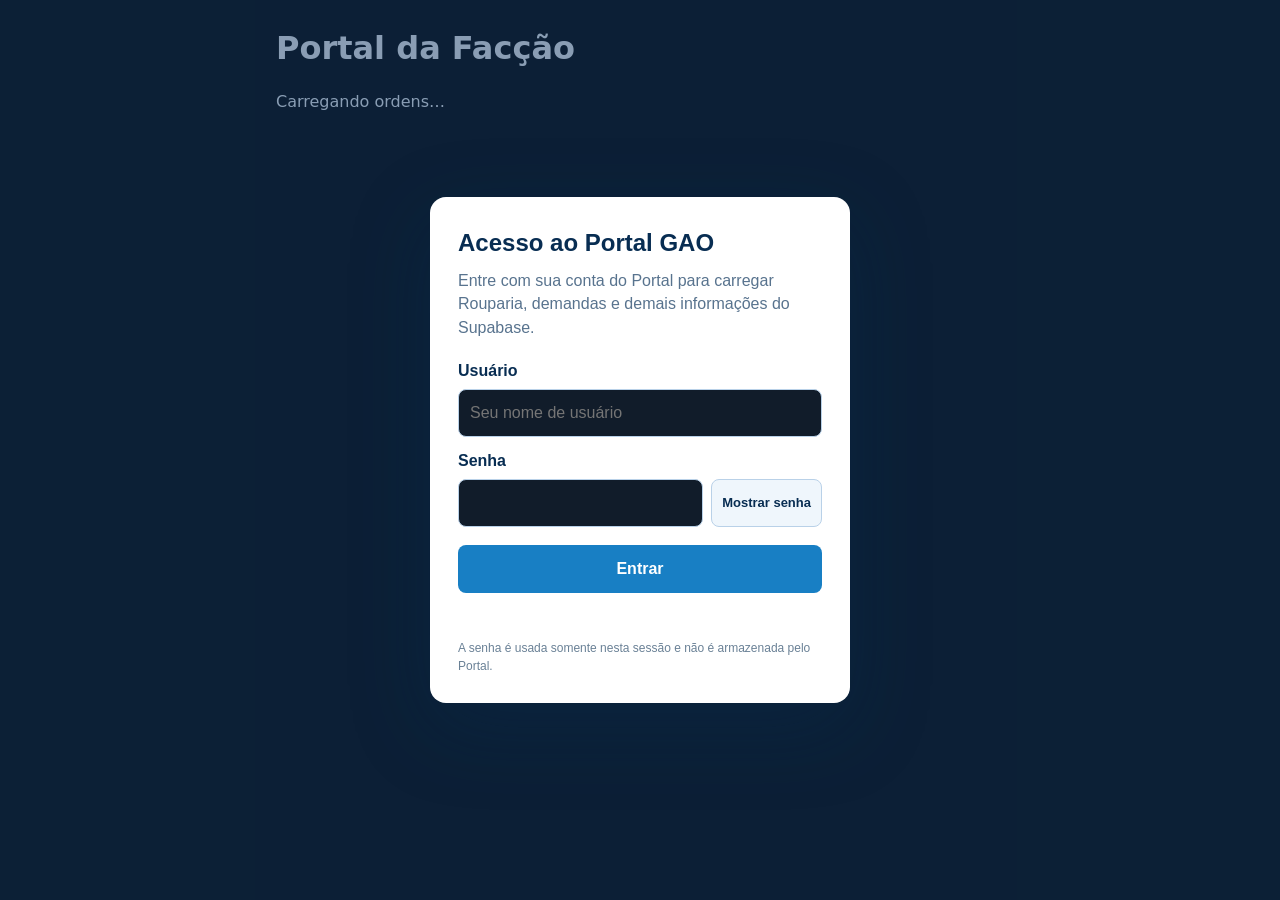
<file: faccao.html>
<!doctype html>
<html lang="pt-BR">
<head>
<meta charset="UTF-8">
<meta name="viewport" content="width=device-width, initial-scale=1">
<title>GAO | Portal da Facção</title>
<style>
*{box-sizing:border-box}body{margin:0;background:#101823;color:#e8f0fc;font:16px/1.5 system-ui,sans-serif}main{max-width:760px;margin:auto;padding:24px 16px}h1{margin:0 0 18px}h2{font-size:1.15rem;margin:0 0 8px}p{margin:8px 0}.card{background:#182638;border:1px solid #30445e;border-radius:12px;padding:16px;margin:12px 0}summary{cursor:pointer;font-weight:bold;padding:10px 0}label{display:grid;gap:4px;margin:10px 0}input,select,textarea,button{font:inherit;border:1px solid #486385;background:#111c2a;color:inherit;border-radius:8px;padding:9px;max-width:100%}button{background:#23538d;cursor:pointer}fieldset{border:1px solid #30445e;border-radius:8px}article{padding:10px 0;border-top:1px solid #30445e}#gao-auth-gate{color:#182638}
</style>
<script src="/supabase-auth-v1.js?v=4" defer></script>
<script src="/fabric-faction-entry-v1.mjs?v=1" type="module"></script>
</head>
<body><main><h1>Portal da Facção</h1><div id="faction-orders" aria-live="polite">Carregando ordens…</div></main></body>
</html>
</file>
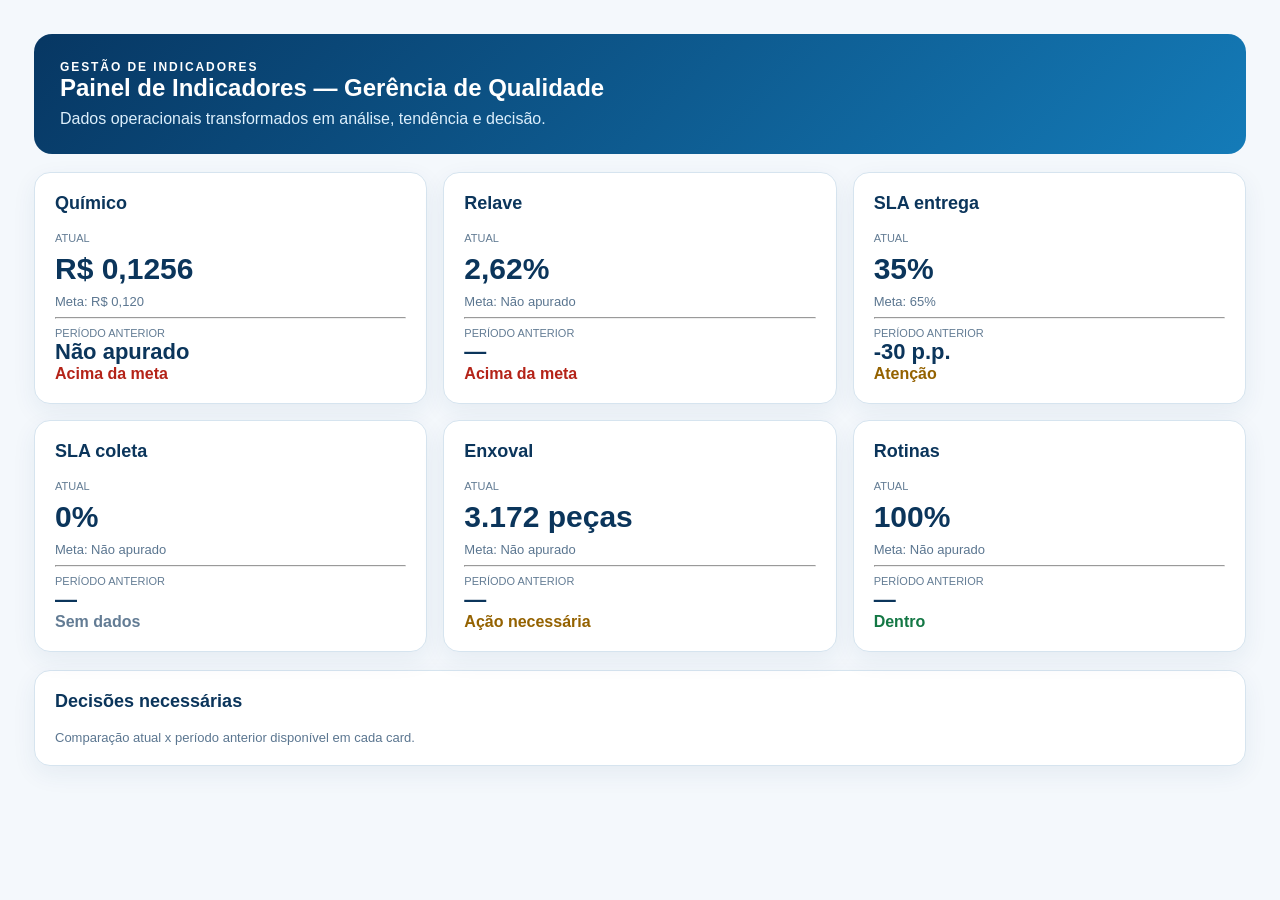
<file: indicadores.html>
<!doctype html><html lang="pt-BR"><head><meta charset="utf-8"><meta name="viewport" content="width=device-width,initial-scale=1"><title>Indicadores — GAO</title><link rel="stylesheet" href="/assets/index-CnNcFroc.css"><style>body{margin:0;background:#f4f8fc;color:#0b355b;font-family:Arial,sans-serif}.wrap{max-width:1500px;margin:0 auto;padding:34px}.head{background:linear-gradient(135deg,#073763,#147bb8);color:#fff;border-radius:18px;padding:26px;margin-bottom:18px}.head h1{margin:0 0 8px}.grid{display:grid;grid-template-columns:repeat(3,1fr);gap:16px}.card{background:#fff;border:1px solid #d6e4ef;border-radius:16px;padding:20px;box-shadow:0 8px 24px #16477612}.card h2{margin:0 0 18px;font-size:18px}.value{font-size:30px;font-weight:800;margin:8px 0}.meta{color:#5b7690;font-size:13px}..ok{color:#137744}..warn{color:#9a6500}.gray{color:#637c94}@media(max-width:900px){.grid{grid-template-columns:1fr}}</style></head><body><main class="wrap"><section class="head"><div style="letter-spacing:.16em;font-size:12px;font-weight:800">GESTÃO DE INDICADORES</div><h1>Painel de Indicadores — Gerência de Qualidade</h1><p style="margin:0;color:#dceffc">Dados operacionais transformados em análise, tendência e decisão.</p></section><div class="grid" id="cards"></div><section id="detail" style="margin-top:18px"></section></main><script>const cards=[["Químico","R$ 0,1256","R$ 0,120","Não apurado","Acima da meta","red"],["Relave","2,62%","Não apurado","—","Acima da meta","red"],["SLA entrega","35%","65%","-30 p.p.","Atenção","yellow"],["SLA coleta","0%","Não apurado","—","Sem dados","gray"],["Enxoval","3.172 peças","Não apurado","—","Ação necessária","yellow"],["Rotinas","100%","Não apurado","—","Dentro","green"]];const color={red:"#d92d20",yellow:"#e6a700",green:"#159447",gray:"#98a6b5"};document.getElementById("cards").innerHTML=cards.map(c=>"<article class=\"card\"><h2>"+c[0]+"</h2><div style=\"font-size:11px;color:#637c94\">ATUAL</div><div class=\"value\">"+c[1]+"</div><div class=\"meta\">Meta: "+c[2]+"</div><hr><div style=\"font-size:11px;color:#637c94\">PERÍODO ANTERIOR</div><div style=\"font-size:22px;font-weight:800\">"+c[3]+"</div><strong style=\"color:"+(c[5]==="red"?"#b42318":c[5]==="yellow"?"#946200":c[5]==="green"?"#137744":"#637c94")+"\">"+c[4]+"</strong></article>").join("");document.getElementById("detail").innerHTML="<div class=\"card\"><h2>Decisões necessárias</h2><div class=\"meta\">Comparação atual x período anterior disponível em cada card.</div></div>";</script></body></html>
</file>
<file: assets/index-CnNcFroc.css>
/* Portal GAO V61.4 — login premium + segurança de sessão */
.login-page{min-height:100vh!important;display:grid!important;grid-template-columns:minmax(420px,42%) 1fr!important;align-items:stretch!important;padding:0!important;background:radial-gradient(circle at 78% 46%,rgba(21,137,185,.18),transparent 34%),linear-gradient(125deg,#062a50 0%,#063761 48%,#052b4c 100%)!important;color:#fff;overflow:hidden}
.login-panel{width:auto!important;max-width:none!important;margin:0!important;border:0!important;border-right:1px solid rgba(255,255,255,.16)!important;border-radius:0!important;padding:7vh clamp(42px,6vw,105px)!important;background:linear-gradient(135deg,rgba(72,137,198,.48),rgba(24,75,125,.42))!important;box-shadow:inset -30px 0 70px rgba(0,0,0,.08)!important;display:flex!important;flex-direction:column;justify-content:center}
.login-panel .brand-mark{background:none!important;width:auto!important;height:auto!important;border-radius:0!important;color:white!important;display:flex!important;flex-direction:column;align-items:flex-start!important;line-height:.9;margin-bottom:56px!important}.gao-logo-main{font-size:64px;font-weight:900;letter-spacing:2px}.gao-logo-sub{font-size:22px;font-weight:900;letter-spacing:3px;margin-top:8px}.login-panel .eyebrow{color:#52e4ff!important;font-size:14px!important;letter-spacing:3px!important;font-weight:900!important}.login-panel h1{font-size:43px!important;color:#fff!important;margin:18px 0 8px!important;line-height:1.05!important}.login-panel h1 span{color:#52e4ff}.login-copy{color:#b8d2e9!important;font-size:17px!important;margin-bottom:38px!important}.login-form label{color:#fff!important;font-weight:800!important;margin-top:15px!important}.login-form input{height:58px!important;border-radius:17px!important;background:rgba(5,36,70,.66)!important;border:1px solid rgba(164,207,240,.35)!important;color:#fff!important;padding:0 18px!important;font-size:16px!important}.login-form input::placeholder{color:#7598bc!important;font-weight:700}.gao-password-wrap{position:relative}.gao-password-wrap input{width:100%;padding-right:55px!important}.gao-eye{position:absolute;right:10px;top:50%;transform:translateY(-50%);border:0;background:transparent;color:#86a9c9;font-size:20px;cursor:pointer}.login-form .primary-button{height:58px!important;margin-top:30px!important;border-radius:17px!important;background:linear-gradient(90deg,#12bb68,#0ca958)!important;border:1px solid #3ddd8b!important;box-shadow:0 12px 30px rgba(5,174,94,.16)!important;font-size:17px!important;font-weight:900!important;display:flex!important;justify-content:center;align-items:center;gap:13px}.login-form .primary-button b{font-size:24px}.gao-secure{border-top:1px solid rgba(255,255,255,.13);margin-top:34px;padding-top:26px;text-align:center;color:#89add0;font-size:13px;font-weight:700}.gao-login-hero{padding:10vh 6vw 7vh;display:flex;flex-direction:column;justify-content:center;position:relative;z-index:1}.gao-login-hero:before{content:"";position:absolute;width:560px;height:560px;border:1px solid rgba(65,217,240,.12);border-radius:50%;right:5%;top:18%;box-shadow:0 0 0 75px rgba(65,217,240,.025),0 0 0 150px rgba(65,217,240,.018);z-index:-1}.gao-hero-kicker{color:#52e4ff;font-weight:900;letter-spacing:4px;font-size:14px}.gao-login-hero h2{font-size:clamp(52px,5vw,86px);line-height:1.02;margin:24px 0 26px;color:#fff;letter-spacing:-3px}.gao-login-hero h2 span{color:#52e4ff}.gao-hero-copy{font-size:20px;line-height:1.5;color:#c3d9ea;max-width:800px}.gao-hero-cards{display:grid;grid-template-columns:repeat(3,1fr);gap:14px;margin-top:auto}.gao-hero-cards article{border:1px solid rgba(174,216,241,.35);border-radius:17px;background:rgba(255,255,255,.08);padding:24px;display:grid;grid-template-columns:48px 1fr;column-gap:14px;align-items:center}.gao-hero-cards article b{grid-row:1/3;width:44px;height:44px;border-radius:13px;background:rgba(34,202,230,.16);display:grid;place-items:center;color:#52e4ff;font-size:24px}.gao-hero-cards strong{font-size:17px}.gao-hero-cards small{color:#9cb9d0;font-weight:700}
#gao-session-warning{position:fixed;inset:0;z-index:2147483647;background:rgba(4,24,45,.64);backdrop-filter:blur(5px);display:grid;place-items:center;padding:20px}.gao-session-card{width:min(520px,100%);background:#fff;border-radius:22px;padding:34px;box-shadow:0 28px 90px rgba(0,0,0,.3);color:#092d50;text-align:center}.gao-session-icon{font-size:34px}.gao-session-kicker{color:#0874bd;font-size:12px;font-weight:900;letter-spacing:2px}.gao-session-card h2{font-size:25px;margin:8px 0}.gao-session-card>p:not(.gao-session-kicker){color:#607c96;line-height:1.55}.gao-session-actions{display:flex;justify-content:center;gap:12px;margin-top:25px}.gao-session-actions button{border:1px solid #bdd4e7;background:#fff;color:#123c61;border-radius:10px;padding:12px 18px;font-weight:800;cursor:pointer}.gao-session-actions button.primary{background:#167fc5;color:#fff;border-color:#167fc5}
@media(max-width:900px){.login-page{grid-template-columns:1fr!important}.gao-login-hero{display:none}.login-panel{border-right:0!important;padding:44px 28px!important}.login-panel .brand-mark{margin-bottom:35px!important}.gao-logo-main{font-size:52px}.login-panel h1{font-size:36px!important}}
/* V61.5 — identidade GAO + Portal de Gestão da Qualidade */
.gao-login-logo{display:block;width:min(330px,78%);height:118px;object-fit:contain;object-position:left center;filter:brightness(0) invert(1)}
.login-panel .brand-mark:has(.gao-login-logo){margin-bottom:38px!important}
.gao-sidebar-logo{display:block;width:142px;height:55px;object-fit:contain;object-position:left center;filter:brightness(0) invert(1);margin-bottom:4px}
.sidebar-brand{min-height:72px}.sidebar-brand>span{font-size:12px;opacity:.82}
.gao-quality-home{gap:22px!important}.gao-q-head{display:flex;align-items:flex-start;justify-content:space-between;gap:20px;padding:8px 2px}.gao-q-head h1{font-size:clamp(32px,3vw,48px);margin:5px 0 7px;color:#092f54}.gao-q-head>div>p:last-child{margin:0;color:#627f99;font-size:16px}
.gao-q-principles{display:grid;grid-template-columns:repeat(4,minmax(0,1fr));gap:14px}.gao-q-principles article{background:#fff;border:1px solid #d5e4f0;border-radius:18px;padding:22px;display:flex;gap:16px;min-height:178px;box-shadow:0 12px 32px rgba(20,66,103,.06)}.gao-q-num{width:42px;height:42px;flex:0 0 42px;border-radius:12px;background:#e8f5fc;color:#0878bc;display:grid;place-items:center;font-weight:900}.gao-q-principles small{font-size:10px;letter-spacing:1.8px;font-weight:900;color:#0b7ec2}.gao-q-principles h2{font-size:18px;margin:7px 0;color:#0b3458}.gao-q-principles p{font-size:13px;line-height:1.5;color:#647f97;margin:0}
.gao-q-flow{background:linear-gradient(110deg,#0a3a66,#075282);border-radius:20px;padding:25px 28px;color:#fff;display:flex;align-items:center;justify-content:space-between;gap:28px}.gao-q-flow .eyebrow{color:#57e6ff}.gao-q-flow h2{margin:5px 0 0;font-size:24px}.gao-q-steps{display:flex;align-items:center;gap:10px;flex-wrap:wrap}.gao-q-steps span{background:rgba(255,255,255,.1);border:1px solid rgba(255,255,255,.22);padding:11px 15px;border-radius:11px;font-weight:800}.gao-q-steps b{color:#5ce6ff}
.gao-q-modules{display:grid;grid-template-columns:repeat(4,minmax(0,1fr));gap:14px}.gao-q-modules article{background:#fff;border:1px solid #d7e5ef;border-radius:16px;padding:19px;display:flex;gap:14px;align-items:flex-start}.gao-q-modules b{width:36px;height:36px;border-radius:10px;background:#174b77;color:#fff;display:grid;place-items:center}.gao-q-modules h3{margin:1px 0 5px;color:#0b3458}.gao-q-modules p{margin:0;color:#6b849a;font-size:13px;line-height:1.45}
@media(max-width:1200px){.gao-q-principles,.gao-q-modules{grid-template-columns:repeat(2,1fr)}}@media(max-width:760px){.gao-q-principles,.gao-q-modules{grid-template-columns:1fr}.gao-q-flow{align-items:flex-start;flex-direction:column}.gao-q-head{flex-direction:column}.gao-login-logo{height:90px}}

/* restauração do estilo compilado do menu */
:root{font-family:Inter,Segoe UI,Arial,sans-serif}*{box-sizing:border-box}html,body,#root{margin:0;min-height:100%;width:100%}body{font-family:Inter,Segoe UI,Arial,sans-serif;background:#f4f8fc;color:#082d52}header{background:#fff;border-bottom:1px solid #d7e4ef}nav{display:flex;align-items:center;gap:8px;flex-wrap:wrap}nav a{display:inline-flex;align-items:center;gap:6px;padding:8px 10px;border-radius:8px;color:#174a78;font-weight:700;text-decoration:none}nav a:hover{background:#eaf5ff}nav a>span:first-child,nav a>i:first-child,nav a>[class*=icon]:first-child{display:none}button,input,select,textarea{font:inherit}button{cursor:pointer}main{max-width:1600px;margin:0 auto;padding:24px}
</file>
